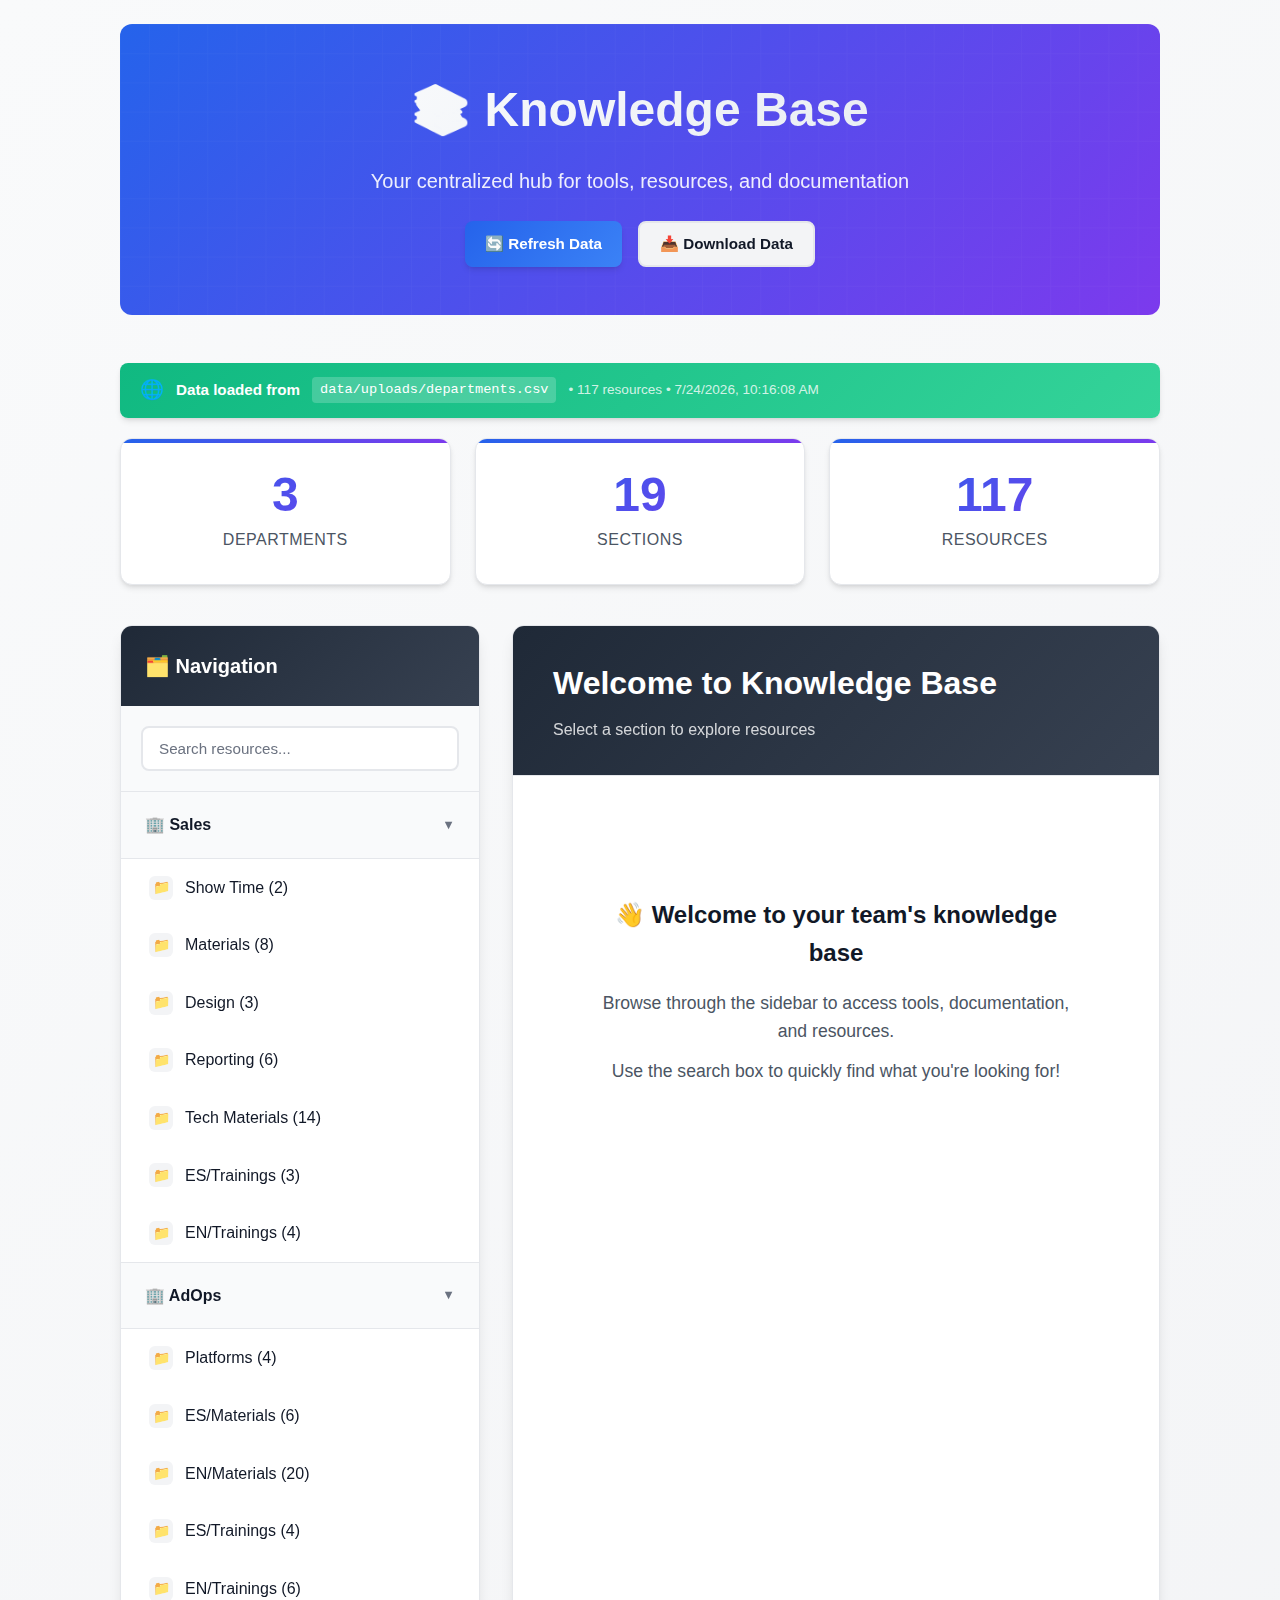
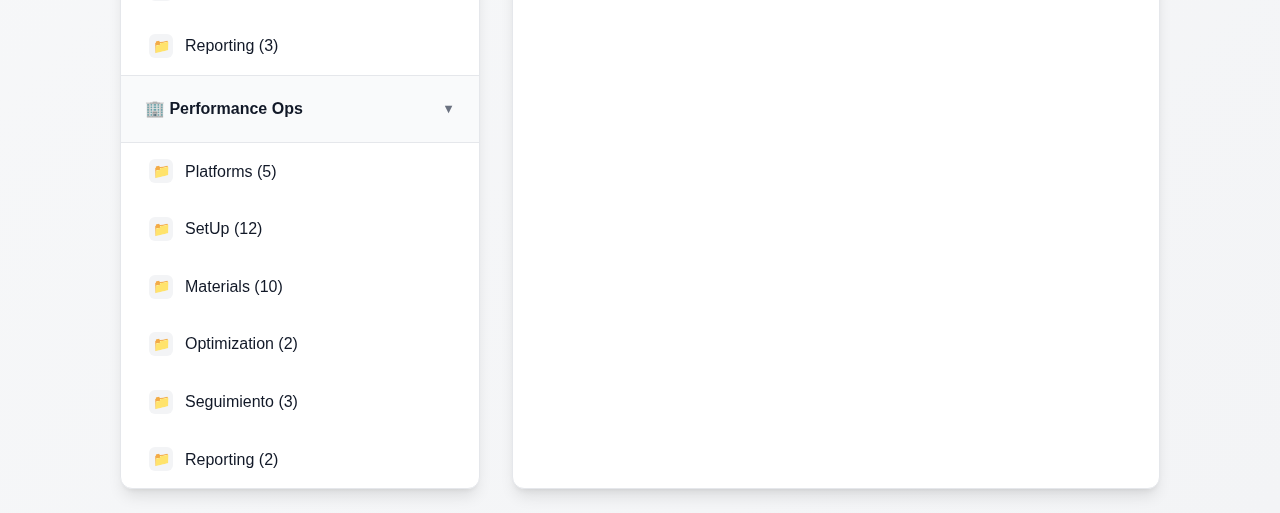
<file: index.html>
<!DOCTYPE html>
<html lang="en">
<head>
    <meta charset="UTF-8">
    <meta name="viewport" content="width=device-width, initial-scale=1.0">
    <title>Knowledge Base - Team Hub</title>
    <style>
        :root {
            /* Professional Color Palette */
            --primary-blue: #2563eb;
            --primary-blue-hover: #1d4ed8;
            --primary-blue-light: #3b82f6;
            --secondary-purple: #7c3aed;
            --secondary-purple-hover: #6d28d9;
            
            /* Neutral Grays */
            --gray-50: #f9fafb;
            --gray-100: #f3f4f6;
            --gray-200: #e5e7eb;
            --gray-300: #d1d5db;
            --gray-400: #9ca3af;
            --gray-500: #6b7280;
            --gray-600: #4b5563;
            --gray-700: #374151;
            --gray-800: #1f2937;
            --gray-900: #111827;
            
            /* Semantic Colors */
            --success-green: #10b981;
            --success-green-light: #34d399;
            --warning-amber: #f59e0b;
            --error-red: #ef4444;
            
            /* Background */
            --bg-primary: #ffffff;
            --bg-secondary: var(--gray-50);
            --bg-dark: var(--gray-900);
            --bg-card: #ffffff;
            
            /* Text */
            --text-primary: var(--gray-900);
            --text-secondary: var(--gray-600);
            --text-muted: var(--gray-500);
            
            /* Borders */
            --border-color: var(--gray-200);
            --border-radius: 12px;
            --border-radius-sm: 8px;
            
            /* Shadows */
            --shadow-sm: 0 1px 2px 0 rgb(0 0 0 / 0.05);
            --shadow-md: 0 4px 6px -1px rgb(0 0 0 / 0.1), 0 2px 4px -2px rgb(0 0 0 / 0.1);
            --shadow-lg: 0 10px 15px -3px rgb(0 0 0 / 0.1), 0 4px 6px -4px rgb(0 0 0 / 0.1);
            --shadow-xl: 0 20px 25px -5px rgb(0 0 0 / 0.1), 0 8px 10px -6px rgb(0 0 0 / 0.1);
        }

        * {
            margin: 0;
            padding: 0;
            box-sizing: border-box;
        }

        body {
            font-family: -apple-system, BlinkMacSystemFont, 'Segoe UI', Roboto, 'Inter', sans-serif;
            background: linear-gradient(135deg, var(--gray-50) 0%, var(--gray-100) 100%);
            color: var(--text-primary);
            line-height: 1.6;
            min-height: 100vh;
        }

        .container {
            max-width: 85%;
            margin: 0 auto;
            padding: 24px;
        }

        /* Header */
        .header {
            text-align: center;
            margin-bottom: 48px;
            padding: 48px 32px;
            background: linear-gradient(135deg, var(--primary-blue) 0%, var(--secondary-purple) 100%);
            border-radius: var(--border-radius);
            color: white;
            position: relative;
            overflow: hidden;
        }

        .header::before {
            content: '';
            position: absolute;
            top: 0;
            left: 0;
            right: 0;
            bottom: 0;
            background: url('data:image/svg+xml,<svg xmlns="http://www.w3.org/2000/svg" viewBox="0 0 100 100"><defs><pattern id="grid" width="10" height="10" patternUnits="userSpaceOnUse"><path d="M 10 0 L 0 0 0 10" fill="none" stroke="rgba(255,255,255,0.1)" stroke-width="0.5"/></pattern></defs><rect width="100" height="100" fill="url(%23grid)"/></svg>');
            opacity: 0.3;
        }

        .header-content {
            position: relative;
            z-index: 1;
        }

        .header h1 {
            font-size: 3rem;
            font-weight: 700;
            margin-bottom: 16px;
            background: linear-gradient(135deg, #ffffff, #e2e8f0);
            -webkit-background-clip: text;
            -webkit-text-fill-color: transparent;
            background-clip: text;
        }

        .header p {
            font-size: 1.25rem;
            opacity: 0.9;
            margin-bottom: 24px;
        }

        .header-actions {
            display: flex;
            gap: 16px;
            justify-content: center;
            flex-wrap: wrap;
        }

        /* Loading Section */
        .loading-section {
            text-align: center;
            padding: 80px 40px;
            color: var(--text-secondary);
        }

        .loading-spinner {
            width: 50px;
            height: 50px;
            border: 4px solid var(--gray-200);
            border-top: 4px solid var(--primary-blue);
            border-radius: 50%;
            animation: spin 1s linear infinite;
            margin: 0 auto 20px;
        }

        @keyframes spin {
            0% { transform: rotate(0deg); }
            100% { transform: rotate(360deg); }
        }

        .loading-section h3 {
            color: var(--text-primary);
            margin-bottom: 16px;
            font-size: 1.5rem;
            font-weight: 600;
        }

        /* Data Source Indicator */
        .data-source-indicator {
            background: linear-gradient(135deg, #10b981, #34d399);
            color: white;
            padding: 12px 20px;
            margin: 20px 0;
            border-radius: 8px;
            box-shadow: var(--shadow-md);
            animation: slideInFromTop 0.5s ease-out;
        }

        .source-indicator-content {
            display: flex;
            align-items: center;
            gap: 12px;
            font-size: 0.95rem;
            flex-wrap: wrap;
        }

        .source-indicator-icon {
            font-size: 1.2rem;
        }

        .source-indicator-text {
            font-weight: 600;
        }

        .source-indicator-path {
            font-family: monospace;
            background: rgba(255, 255, 255, 0.2);
            padding: 2px 8px;
            border-radius: 4px;
            font-size: 0.85rem;
        }

        .source-indicator-time {
            color: rgba(255, 255, 255, 0.8);
            font-size: 0.85rem;
        }

        @keyframes slideInFromTop {
            from {
                transform: translateY(-20px);
                opacity: 0;
            }
            to {
                transform: translateY(0);
                opacity: 1;
            }
        }

        /* Error Section */
        .error-section {
            text-align: center;
            padding: 80px 40px;
            color: var(--text-secondary);
        }

        .error-icon {
            font-size: 4rem;
            margin-bottom: 20px;
        }

        .error-section h3 {
            color: var(--text-primary);
            margin-bottom: 16px;
            font-size: 1.5rem;
            font-weight: 600;
        }

        .error-actions {
            margin-top: 20px;
        }

        /* Stats Section */
        .stats {
            display: grid;
            grid-template-columns: repeat(auto-fit, minmax(280px, 1fr));
            gap: 24px;
            margin-bottom: 40px;
        }

        .stat-card {
            background: var(--bg-card);
            border: 1px solid var(--border-color);
            padding: 32px;
            border-radius: var(--border-radius);
            text-align: center;
            box-shadow: var(--shadow-md);
            transition: all 0.3s ease;
            position: relative;
            overflow: hidden;
        }

        .stat-card::before {
            content: '';
            position: absolute;
            top: 0;
            left: 0;
            right: 0;
            height: 4px;
            background: linear-gradient(90deg, var(--primary-blue), var(--secondary-purple));
        }

        .stat-card:hover {
            transform: translateY(-4px);
            box-shadow: var(--shadow-xl);
        }

        .stat-number {
            font-size: 3rem;
            font-weight: 800;
            background: linear-gradient(135deg, var(--primary-blue), var(--secondary-purple));
            -webkit-background-clip: text;
            -webkit-text-fill-color: transparent;
            background-clip: text;
            line-height: 1;
        }

        .stat-label {
            color: var(--text-secondary);
            font-size: 1rem;
            font-weight: 500;
            margin-top: 8px;
            text-transform: uppercase;
            letter-spacing: 0.5px;
        }

        /* Knowledge Base Layout */
        .knowledge-base {
            display: grid;
            grid-template-columns: 360px 1fr;
            gap: 32px;
            min-height: 700px;
        }

        /* Sidebar */
        .sidebar {
            background: var(--bg-card);
            border: 1px solid var(--border-color);
            border-radius: var(--border-radius);
            height: fit-content;
            position: sticky;
            top: 24px;
            box-shadow: var(--shadow-lg);
            overflow: hidden;
        }

        .sidebar-header {
            background: linear-gradient(135deg, var(--gray-800), var(--gray-700));
            color: white;
            padding: 24px;
            font-weight: 600;
            font-size: 1.25rem;
        }

        .search-box {
            padding: 20px;
            border-bottom: 1px solid var(--border-color);
            background: var(--gray-50);
        }

        .search-input {
            width: 100%;
            padding: 12px 16px;
            background: var(--bg-primary);
            border: 2px solid var(--border-color);
            border-radius: var(--border-radius-sm);
            color: var(--text-primary);
            font-size: 0.95rem;
            transition: all 0.2s ease;
        }

        .search-input:focus {
            outline: none;
            border-color: var(--primary-blue);
            box-shadow: 0 0 0 3px rgba(37, 99, 235, 0.1);
        }

        .search-input::placeholder {
            color: var(--text-muted);
        }

        /* Department Sections */
        .department-section {
            border-bottom: 1px solid var(--border-color);
        }

        .department-section:last-child {
            border-bottom: none;
        }

        .department-header {
            background: var(--gray-50);
            padding: 20px 24px;
            font-weight: 600;
            cursor: pointer;
            display: flex;
            justify-content: space-between;
            align-items: center;
            transition: all 0.2s ease;
            border-bottom: 1px solid var(--border-color);
        }

        .department-header:hover {
            background: var(--gray-100);
            color: var(--primary-blue);
        }

        .department-toggle {
            transition: transform 0.2s ease;
            font-size: 0.8rem;
            color: var(--text-muted);
        }

        .department-content {
            max-height: 0;
            overflow: hidden;
            transition: max-height 0.3s cubic-bezier(0.4, 0, 0.2, 1);
        }

        .department-content.expanded {
            max-height: 800px;
        }

        /* Section Links */
        .section-link {
            display: flex;
            align-items: center;
            padding: 16px 24px;
            color: var(--text-primary);
            text-decoration: none;
            transition: all 0.2s ease;
            border-left: 4px solid transparent;
            gap: 12px;
            font-weight: 500;
        }

        .section-link:hover {
            background: var(--gray-50);
            border-left-color: var(--primary-blue);
            color: var(--primary-blue);
            padding-left: 28px;
        }

        .section-link.active {
            background: linear-gradient(135deg, var(--primary-blue), var(--primary-blue-light));
            border-left-color: var(--secondary-purple);
            color: white;
        }

        .section-link.active:hover {
            padding-left: 24px;
        }

        .resource-icon {
            width: 24px;
            height: 24px;
            flex-shrink: 0;
            border-radius: 6px;
            display: flex;
            align-items: center;
            justify-content: center;
            font-size: 14px;
            background: var(--gray-100);
        }

        .section-link.active .resource-icon {
            background: rgba(255, 255, 255, 0.2);
        }

        /* Main Content */
        .main-content {
            background: var(--bg-card);
            border: 1px solid var(--border-color);
            border-radius: var(--border-radius);
            min-height: 600px;
            box-shadow: var(--shadow-lg);
            overflow: hidden;
        }

        .content-header {
            background: linear-gradient(135deg, var(--gray-800), var(--gray-700));
            color: white;
            padding: 32px 40px;
            border-bottom: 1px solid var(--border-color);
        }

        .content-header h2 {
            font-size: 2rem;
            font-weight: 700;
            margin-bottom: 8px;
        }

        .content-breadcrumb {
            opacity: 0.8;
            font-size: 1rem;
        }

        .content-body {
            padding: 40px;
        }

        /* Content Grid */
        .content-grid {
            display: grid;
            grid-template-columns: repeat(auto-fit, minmax(380px, 1fr));
            gap: 24px;
        }

        .resource-card {
            background: var(--bg-card);
            border: 2px solid var(--border-color);
            border-radius: var(--border-radius);
            padding: 32px;
            transition: all 0.3s cubic-bezier(0.4, 0, 0.2, 1);
            position: relative;
            overflow: hidden;
        }

        .resource-card::before {
            content: '';
            position: absolute;
            top: 0;
            left: 0;
            right: 0;
            height: 4px;
            background: linear-gradient(90deg, var(--primary-blue), var(--secondary-purple));
            transform: scaleX(0);
            transition: transform 0.3s ease;
        }

        .resource-card:hover::before {
            transform: scaleX(1);
        }

        .resource-card:hover {
            transform: translateY(-4px);
            box-shadow: var(--shadow-xl);
            border-color: var(--primary-blue);
        }

        .resource-header {
            display: flex;
            align-items: center;
            gap: 16px;
            margin-bottom: 20px;
        }

        .resource-card .resource-icon {
            width: 48px;
            height: 48px;
            font-size: 24px;
            background: linear-gradient(135deg, var(--primary-blue), var(--secondary-purple));
            color: white;
            border-radius: var(--border-radius-sm);
        }

        .resource-info h4 {
            font-size: 1.25rem;
            font-weight: 600;
            color: var(--text-primary);
            margin-bottom: 4px;
        }

        .resource-info p {
            color: var(--text-secondary);
            font-size: 0.9rem;
        }

        /* Buttons */
        .btn {
            padding: 12px 20px;
            border-radius: var(--border-radius-sm);
            text-decoration: none;
            font-size: 0.95rem;
            font-weight: 600;
            transition: all 0.2s ease;
            display: inline-flex;
            align-items: center;
            gap: 8px;
            border: none;
            cursor: pointer;
            text-align: center;
        }

        .btn-primary {
            background: linear-gradient(135deg, var(--primary-blue), var(--primary-blue-light));
            color: white;
            box-shadow: var(--shadow-md);
        }

        .btn-primary:hover {
            background: linear-gradient(135deg, var(--primary-blue-hover), var(--primary-blue));
            transform: translateY(-1px);
            box-shadow: var(--shadow-lg);
        }

        .btn-secondary {
            background: var(--gray-100);
            color: var(--text-primary);
            border: 2px solid var(--border-color);
        }

        .btn-secondary:hover {
            background: var(--gray-200);
            border-color: var(--gray-300);
            transform: translateY(-1px);
        }

        .resource-actions {
            display: flex;
            gap: 12px;
            flex-wrap: wrap;
            margin-top: 20px;
        }

        /* Welcome Message */
        .welcome-message {
            text-align: center;
            padding: 80px 40px;
            color: var(--text-secondary);
        }

        .welcome-message h3 {
            color: var(--text-primary);
            margin-bottom: 16px;
            font-size: 1.5rem;
            font-weight: 600;
        }

        .welcome-message p {
            font-size: 1.1rem;
            margin-bottom: 12px;
        }

        /* Utility Classes */
        .hidden {
            display: none !important;
        }

        .no-results {
            text-align: center;
            padding: 60px 40px;
            color: var(--text-muted);
            font-size: 1.1rem;
        }

        /* Responsive Design */
        @media (max-width: 1024px) {
            .knowledge-base {
                grid-template-columns: 1fr;
            }
            
            .sidebar {
                position: static;
                order: 2;
            }
            
            .content-grid {
                grid-template-columns: repeat(auto-fit, minmax(300px, 1fr));
            }
        }

        @media (max-width: 768px) {
            .container {
                padding: 16px;
            }
            
            .header {
                padding: 32px 24px;
            }
            
            .header h1 {
                font-size: 2rem;
            }
            
            .stats {
                grid-template-columns: 1fr;
            }
            
            .content-grid {
                grid-template-columns: 1fr;
            }
            
            .header-actions {
                flex-direction: column;
                align-items: center;
            }

            .source-indicator-content {
                flex-direction: column;
                align-items: flex-start;
                gap: 8px;
            }
        }

        @media (max-width: 480px) {
            .header h1 {
                font-size: 1.75rem;
            }
            
            .resource-card {
                padding: 24px;
            }
            
            .content-header {
                padding: 24px;
            }
            
            .content-body {
                padding: 24px;
            }
        }
    </style>
</head>
<body>
    <div class="container">
        <!-- Header -->
        <div class="header">
            <div class="header-content">
                <h1>📚 Knowledge Base</h1>
                <p>Your centralized hub for tools, resources, and documentation</p>
                <div class="header-actions">
                    <button class="btn btn-primary" onclick="refreshData()">
                        🔄 Refresh Data
                    </button>
                    <button class="btn btn-secondary" onclick="downloadData()">
                        📥 Download Data
                    </button>
                </div>
            </div>
        </div>

        <!-- Loading Section -->
        <div class="loading-section" id="loadingSection">
            <div class="loading-spinner"></div>
            <h3>Loading Knowledge Base...</h3>
            <p id="loadingStatus">Fetching data from server...</p>
        </div>

        <!-- Data Source Indicator -->
        <div id="dataSourceIndicator" class="data-source-indicator hidden">
            <div class="source-indicator-content">
                <span class="source-indicator-icon">🌐</span>
                <span class="source-indicator-text">Data loaded from</span>
                <span class="source-indicator-path" id="sourcePath">data/uploads/departments.csv</span>
                <span class="source-indicator-time" id="sourceTime"></span>
            </div>
        </div>

        <!-- Statistics Section -->
        <div id="statsSection" class="stats hidden">
            <div class="stat-card">
                <div class="stat-number" id="departmentCount">0</div>
                <div class="stat-label">Departments</div>
            </div>
            <div class="stat-card">
                <div class="stat-number" id="sectionCount">0</div>
                <div class="stat-label">Sections</div>
            </div>
            <div class="stat-card">
                <div class="stat-number" id="resourceCount">0</div>
                <div class="stat-label">Resources</div>
            </div>
        </div>

        <!-- Main Knowledge Base Interface -->
        <div id="knowledgeBase" class="knowledge-base hidden">
            <!-- Sidebar Navigation -->
            <div class="sidebar">
                <div class="sidebar-header">🗂️ Navigation</div>
                <div class="search-box">
                    <input type="text" class="search-input" placeholder="Search resources..." id="searchInput">
                </div>
                <div id="sidebarContent"></div>
            </div>
            
            <!-- Main Content Area -->
            <div class="main-content">
                <div class="content-header">
                    <h2 id="contentTitle">Welcome to Knowledge Base</h2>
                    <div class="content-breadcrumb" id="contentBreadcrumb">Select a section to explore resources</div>
                </div>
                <div class="content-body" id="contentBody">
                    <div class="welcome-message">
                        <h3>👋 Welcome to your team's knowledge base</h3>
                        <p>Browse through the sidebar to access tools, documentation, and resources.</p>
                        <p>Use the search box to quickly find what you're looking for!</p>
                    </div>
                </div>
            </div>
        </div>

        <!-- Error Section -->
        <div class="error-section hidden" id="errorSection">
            <div class="error-icon">⚠️</div>
            <h3>Unable to Load Data</h3>
            <p id="errorMessage">Could not load knowledge base data from data/uploads/departments.csv</p>
            <div class="error-actions">
                <button class="btn btn-primary" onclick="refreshData()">
                    🔄 Retry
                </button>
            </div>
        </div>
    </div>

    <script>
        // Application state
        let knowledgeData = {};
        let allResources = [];
        let currentActiveLink = null;
        let searchTimeout = null;

        // CSV file paths to try (in order of preference)
        const csvPaths = [
            'data/uploads/departments.csv',
            'data/departments.csv',
            'departments.csv'
        ];

        // Initialize app
        document.addEventListener('DOMContentLoaded', function() {
            console.log('🚀 Initializing Knowledge Base...');
            setupEventListeners();
            loadDataFromCSV();
        });

        function setupEventListeners() {
            const searchInput = document.getElementById('searchInput');
            
            // Search events
            searchInput.addEventListener('input', handleSearch);

            // Keyboard shortcuts
            document.addEventListener('keydown', (e) => {
                if ((e.ctrlKey || e.metaKey) && e.key === 'k') {
                    e.preventDefault();
                    searchInput.focus();
                }
                if (e.key === 'Escape') {
                    searchInput.value = '';
                    handleSearch({ target: { value: '' } });
                }
            });

            console.log('📡 Event listeners configured');
        }

        async function loadDataFromCSV() {
            showLoading('Checking for data files...');

            for (const path of csvPaths) {
                try {
                    console.log(`🔍 Trying to load from: ${path}`);
                    updateLoadingStatus(`Trying ${path}...`);
                    
                    const response = await fetch(path);
                    
                    if (response.ok) {
                        const csvContent = await response.text();
                        
                        if (csvContent && csvContent.trim().length > 0) {
                            console.log(`✅ Found data at: ${path}`);
                            await processCSVData(csvContent, path);
                            return; // Success! Exit the function
                        }
                    } else {
                        console.log(`❌ Failed: ${path} - ${response.status} ${response.statusText}`);
                    }
                } catch (error) {
                    console.log(`❌ Error loading ${path}:`, error.message);
                }
            }

            // If we get here, no data source worked
            showError('Could not find data file. Please ensure data/uploads/departments.csv exists.');
        }

        async function processCSVData(csvContent, sourcePath) {
            try {
                updateLoadingStatus('Processing CSV data...');
                
                const lines = csvContent.trim().split('\n');
                
                if (lines.length < 2) {
                    throw new Error('CSV file must contain at least a header row and one data row');
                }

                // Parse headers
                const headers = parseCSVLine(lines[0]).map(h => h.trim().toLowerCase());
                const requiredHeaders = ['department', 'section', 'name'];
                
                const missingHeaders = requiredHeaders.filter(h => !headers.includes(h));
                if (missingHeaders.length > 0) {
                    throw new Error(`Missing required columns: ${missingHeaders.join(', ')}`);
                }

                // Create header mapping
                const headerMap = {};
                headers.forEach((header, index) => {
                    headerMap[header] = index;
                });

                // Parse data
                const newKnowledgeData = {};
                const newAllResources = [];
                let validRows = 0;

                for (let i = 1; i < lines.length; i++) {
                    const values = parseCSVLine(lines[i]);
                    if (values.length < headers.length) continue;

                    const department = values[headerMap.department]?.trim() || '';
                    const section = values[headerMap.section]?.trim() || '';
                    const name = values[headerMap.name]?.trim() || '';
                    const logo = values[headerMap.logo]?.trim() || '';
                    const url = values[headerMap.url]?.trim() || '';

                    if (!department || !section || !name) continue;

                    // Initialize department and section
                    if (!newKnowledgeData[department]) {
                        newKnowledgeData[department] = {};
                    }
                    if (!newKnowledgeData[department][section]) {
                        newKnowledgeData[department][section] = [];
                    }

                    const resource = { name, logo, url, department, section };
                    newKnowledgeData[department][section].push(resource);
                    newAllResources.push(resource);
                    validRows++;
                }

                if (validRows === 0) {
                    throw new Error('No valid data rows found in CSV file');
                }

                // Store data
                knowledgeData = newKnowledgeData;
                allResources = newAllResources;

                // Update UI
                hideLoading();
                showDataSourceIndicator(sourcePath, validRows);
                updateStats();
                renderKnowledgeBase();
                showInterface();

                console.log(`✅ Loaded ${validRows} resources from ${sourcePath}`);

            } catch (error) {
                showError(`Failed to process CSV: ${error.message}`);
            }
        }

        function parseCSVLine(line) {
            const result = [];
            let current = '';
            let inQuotes = false;

            for (let i = 0; i < line.length; i++) {
                const char = line[i];
                
                if (char === '"') {
                    inQuotes = !inQuotes;
                } else if (char === ',' && !inQuotes) {
                    result.push(current);
                    current = '';
                } else {
                    current += char;
                }
            }
            
            result.push(current);
            return result.map(item => item.replace(/^"|"$/g, ''));
        }

        function showLoading(message) {
            document.getElementById('loadingSection').classList.remove('hidden');
            document.getElementById('errorSection').classList.add('hidden');
            document.getElementById('knowledgeBase').classList.add('hidden');
            document.getElementById('statsSection').classList.add('hidden');
            document.getElementById('dataSourceIndicator').classList.add('hidden');
            updateLoadingStatus(message);
        }

        function updateLoadingStatus(message) {
            const statusEl = document.getElementById('loadingStatus');
            if (statusEl) statusEl.textContent = message;
        }

        function hideLoading() {
            document.getElementById('loadingSection').classList.add('hidden');
        }

        function showError(message) {
            document.getElementById('errorSection').classList.remove('hidden');
            document.getElementById('loadingSection').classList.add('hidden');
            document.getElementById('knowledgeBase').classList.add('hidden');
            document.getElementById('statsSection').classList.add('hidden');
            document.getElementById('dataSourceIndicator').classList.add('hidden');
            document.getElementById('errorMessage').textContent = message;
        }

        function showInterface() {
            document.getElementById('knowledgeBase').classList.remove('hidden');
            document.getElementById('statsSection').classList.remove('hidden');
            document.getElementById('errorSection').classList.add('hidden');
        }

        function showDataSourceIndicator(path, resourceCount) {
            const indicator = document.getElementById('dataSourceIndicator');
            const pathEl = document.getElementById('sourcePath');
            const timeEl = document.getElementById('sourceTime');
            
            if (pathEl) pathEl.textContent = path;
            if (timeEl) timeEl.textContent = `• ${resourceCount} resources • ${new Date().toLocaleString()}`;
            if (indicator) indicator.classList.remove('hidden');
        }

        function updateStats() {
            const departmentCount = Object.keys(knowledgeData).length;
            let sectionCount = 0;
            let resourceCount = 0;

            Object.values(knowledgeData).forEach(department => {
                sectionCount += Object.keys(department).length;
                Object.values(department).forEach(section => {
                    resourceCount += section.length;
                });
            });

            document.getElementById('departmentCount').textContent = departmentCount;
            document.getElementById('sectionCount').textContent = sectionCount;
            document.getElementById('resourceCount').textContent = resourceCount;
        }

        function renderKnowledgeBase() {
            const sidebarContent = document.getElementById('sidebarContent');
            sidebarContent.innerHTML = '';

            Object.entries(knowledgeData).forEach(([departmentName, sections]) => {
                const departmentDiv = document.createElement('div');
                departmentDiv.className = 'department-section';

                const departmentHeader = document.createElement('div');
                departmentHeader.className = 'department-header';
                departmentHeader.innerHTML = `
                    <span>🏢 ${departmentName}</span>
                    <span class="department-toggle">▼</span>
                `;

                const departmentContent = document.createElement('div');
                departmentContent.className = 'department-content expanded';

                Object.entries(sections).forEach(([sectionName, resources]) => {
                    const sectionLink = document.createElement('a');
                    sectionLink.href = '#';
                    sectionLink.className = 'section-link';
                    sectionLink.innerHTML = `
                        <div class="resource-icon">📁</div>
                        <span>${sectionName} (${resources.length})</span>
                    `;
                    sectionLink.onclick = (e) => {
                        e.preventDefault();
                        showSection(departmentName, sectionName, resources, sectionLink);
                    };
                    departmentContent.appendChild(sectionLink);
                });

                departmentHeader.onclick = () => toggleDepartment(departmentContent, departmentHeader.querySelector('.department-toggle'));
                
                departmentDiv.appendChild(departmentHeader);
                departmentDiv.appendChild(departmentContent);
                sidebarContent.appendChild(departmentDiv);
            });
        }

        function showSection(departmentName, sectionName, resources, linkElement) {
            // Update active link styling
            if (currentActiveLink) {
                currentActiveLink.classList.remove('active');
            }
            linkElement.classList.add('active');
            currentActiveLink = linkElement;

            // Update content header
            document.getElementById('contentTitle').textContent = `${departmentName} - ${sectionName}`;
            document.getElementById('contentBreadcrumb').textContent = `${departmentName} > ${sectionName} (${resources.length} resources)`;
            
            // Show resources in grid
            const contentBody = document.getElementById('contentBody');
            
            if (resources.length === 0) {
                contentBody.innerHTML = `
                    <div class="welcome-message">
                        <h3>📂 ${sectionName}</h3>
                        <p>This section doesn't contain any resources yet.</p>
                    </div>
                `;
                return;
            }

            contentBody.innerHTML = '<div class="content-grid"></div>';
            const contentGrid = contentBody.querySelector('.content-grid');

            resources.forEach(resource => {
                const resourceCard = document.createElement('div');
                resourceCard.className = 'resource-card';
                resourceCard.innerHTML = `
                    <div class="resource-header">
                        <div class="resource-icon">
                            ${getIconForResource(resource.logo)}
                        </div>
                        <div class="resource-info">
                            <h4>${escapeHtml(resource.name)}</h4>
                            <p>Resource from ${escapeHtml(sectionName)}</p>
                        </div>
                    </div>
                    <div class="resource-actions">
                        <a href="${escapeHtml(resource.url || '#')}" target="_blank" 
                           class="btn btn-primary" ${!resource.url ? 'style="opacity:0.5;pointer-events:none;"' : ''}>
                            🔗 Open Resource
                        </a>
                        <button class="btn btn-secondary" onclick="copyToClipboard('${escapeHtml(resource.url || '')}')" 
                                ${!resource.url ? 'disabled style="opacity:0.5;"' : ''}>
                            📋 Copy Link
                        </button>
                    </div>
                `;
                contentGrid.appendChild(resourceCard);
            });
        }

        function getIconForResource(logo) {
            const iconMap = {
                'ppt.svg': '📊',
                'pptx': '📊',
                'sheets.svg': '📈',
                'xlsx': '📈',
                'xls': '📈',
                'doc.svg': '📝',
                'docx': '📝',
                'pdf.svg': '📄',
                'pdf': '📄',
                'json.svg': '⚙️',
                'json': '⚙️',
                'video.svg': '🎥',
                'mp4': '🎥',
                'studio.png': '🎨',
                'xandr.png': '📱',
                'dv360.png': '📺',
                'bulkUpload.png': '⬆️',
                'appScript.png': '⚙️',
                'dataStudio.svg': '📊'
            };

            if (!logo) return '📄';
            if (iconMap[logo]) return iconMap[logo];
            
            const extension = logo.split('.').pop()?.toLowerCase();
            return iconMap[extension] || '📄';
        }

        function toggleDepartment(departmentContent, toggleIcon) {
            const isExpanded = departmentContent.classList.contains('expanded');
            
            if (isExpanded) {
                departmentContent.classList.remove('expanded');
                toggleIcon.textContent = '▶';
            } else {
                departmentContent.classList.add('expanded');
                toggleIcon.textContent = '▼';
            }
        }

        function handleSearch(e) {
            clearTimeout(searchTimeout);
            searchTimeout = setTimeout(() => {
                filterResources(e.target.value);
            }, 300);
        }

        function filterResources(searchTerm) {
            if (!searchTerm.trim()) {
                renderKnowledgeBase();
                return;
            }

            const filteredData = {};
            const term = searchTerm.toLowerCase();

            Object.entries(knowledgeData).forEach(([dept, sections]) => {
                Object.entries(sections).forEach(([section, resources]) => {
                    const matchingResources = resources.filter(resource =>
                        resource.name.toLowerCase().includes(term) ||
                        resource.department.toLowerCase().includes(term) ||
                        resource.section.toLowerCase().includes(term) ||
                        (resource.url && resource.url.toLowerCase().includes(term))
                    );

                    if (matchingResources.length > 0) {
                        if (!filteredData[dept]) filteredData[dept] = {};
                        filteredData[dept][section] = matchingResources;
                    }
                });
            });

            renderFilteredResults(filteredData);
        }

        function renderFilteredResults(filteredData) {
            const sidebarContent = document.getElementById('sidebarContent');
            
            if (Object.keys(filteredData).length === 0) {
                sidebarContent.innerHTML = '<div class="no-results">No resources found</div>';
                return;
            }

            sidebarContent.innerHTML = '';

            Object.entries(filteredData).forEach(([departmentName, sections]) => {
                const departmentDiv = document.createElement('div');
                departmentDiv.className = 'department-section';

                const departmentHeader = document.createElement('div');
                departmentHeader.className = 'department-header';
                departmentHeader.innerHTML = `
                    <span>🏢 ${departmentName}</span>
                    <span class="department-toggle">▼</span>
                `;

                const departmentContent = document.createElement('div');
                departmentContent.className = 'department-content expanded';

                Object.entries(sections).forEach(([sectionName, resources]) => {
                    const sectionLink = document.createElement('a');
                    sectionLink.href = '#';
                    sectionLink.className = 'section-link';
                    sectionLink.innerHTML = `
                        <div class="resource-icon">📁</div>
                        <span>${sectionName} (${resources.length})</span>
                    `;
                    sectionLink.onclick = (e) => {
                        e.preventDefault();
                        showSection(departmentName, sectionName, resources, sectionLink);
                    };
                    departmentContent.appendChild(sectionLink);
                });

                departmentHeader.onclick = () => toggleDepartment(departmentContent, departmentHeader.querySelector('.department-toggle'));
                
                departmentDiv.appendChild(departmentHeader);
                departmentDiv.appendChild(departmentContent);
                sidebarContent.appendChild(departmentDiv);
            });
        }

        function escapeHtml(text) {
            if (!text) return '';
            const div = document.createElement('div');
            div.textContent = text;
            return div.innerHTML;
        }

        function copyToClipboard(text) {
            if (!text) return;
            
            navigator.clipboard.writeText(text).then(() => {
                // Show temporary success message
                const tempMsg = document.createElement('div');
                tempMsg.style.cssText = `
                    position: fixed;
                    top: 20px;
                    right: 20px;
                    background: #10b981;
                    color: white;
                    padding: 12px 20px;
                    border-radius: 8px;
                    box-shadow: 0 4px 12px rgba(0,0,0,0.3);
                    z-index: 10000;
                    animation: slideInFromRight 0.3s ease-out;
                `;
                tempMsg.textContent = '✅ Link copied to clipboard!';
                document.body.appendChild(tempMsg);
                
                setTimeout(() => {
                    tempMsg.remove();
                }, 3000);
            }).catch(() => {
                // Fallback for older browsers
                const textArea = document.createElement('textarea');
                textArea.value = text;
                textArea.style.position = 'fixed';
                textArea.style.left = '-999999px';
                textArea.style.top = '-999999px';
                document.body.appendChild(textArea);
                textArea.focus();
                textArea.select();
                
                try {
                    document.execCommand('copy');
                    alert('Link copied to clipboard!');
                } catch (error) {
                    alert('Failed to copy link');
                }
                
                document.body.removeChild(textArea);
            });
        }

        function downloadData() {
            if (allResources.length === 0) {
                alert('No data to download');
                return;
            }

            try {
                // Convert data back to CSV format
                let csv = 'Department,Section,Name,Logo,Url\n';
                
                allResources.forEach(resource => {
                    const row = [
                        resource.department || '',
                        resource.section || '',
                        resource.name || '',
                        resource.logo || '',
                        resource.url || ''
                    ].map(field => `"${field.replace(/"/g, '""')}"`).join(',');
                    
                    csv += row + '\n';
                });

                const blob = new Blob([csv], { type: 'text/csv;charset=utf-8;' });
                const link = document.createElement('a');
                
                if (link.download !== undefined) {
                    const url = URL.createObjectURL(blob);
                    link.setAttribute('href', url);
                    link.setAttribute('download', `knowledge-base-${new Date().toISOString().split('T')[0]}.csv`);
                    link.style.visibility = 'hidden';
                    document.body.appendChild(link);
                    link.click();
                    document.body.removeChild(link);
                    URL.revokeObjectURL(url);
                    
                    // Show success message
                    const tempMsg = document.createElement('div');
                    tempMsg.style.cssText = `
                        position: fixed;
                        top: 20px;
                        right: 20px;
                        background: #10b981;
                        color: white;
                        padding: 12px 20px;
                        border-radius: 8px;
                        box-shadow: 0 4px 12px rgba(0,0,0,0.3);
                        z-index: 10000;
                    `;
                    tempMsg.textContent = '✅ Data downloaded successfully!';
                    document.body.appendChild(tempMsg);
                    
                    setTimeout(() => {
                        tempMsg.remove();
                    }, 3000);
                } else {
                    alert('Download not supported in this browser');
                }
            } catch (error) {
                alert('Error downloading data: ' + error.message);
            }
        }

        function refreshData() {
            console.log('🔄 Refreshing data...');
            knowledgeData = {};
            allResources = [];
            currentActiveLink = null;
            
            // Clear search
            const searchInput = document.getElementById('searchInput');
            if (searchInput) searchInput.value = '';
            
            // Reload data
            loadDataFromCSV();
        }

        // Add some CSS for animations
        const style = document.createElement('style');
        style.textContent = `
            @keyframes slideInFromRight {
                from {
                    transform: translateX(100%);
                    opacity: 0;
                }
                to {
                    transform: translateX(0);
                    opacity: 1;
                }
            }
        `;
        document.head.appendChild(style);

        console.log('📚 Knowledge Base app loaded and ready!');
    </script>
</body>
</html>
</file>
